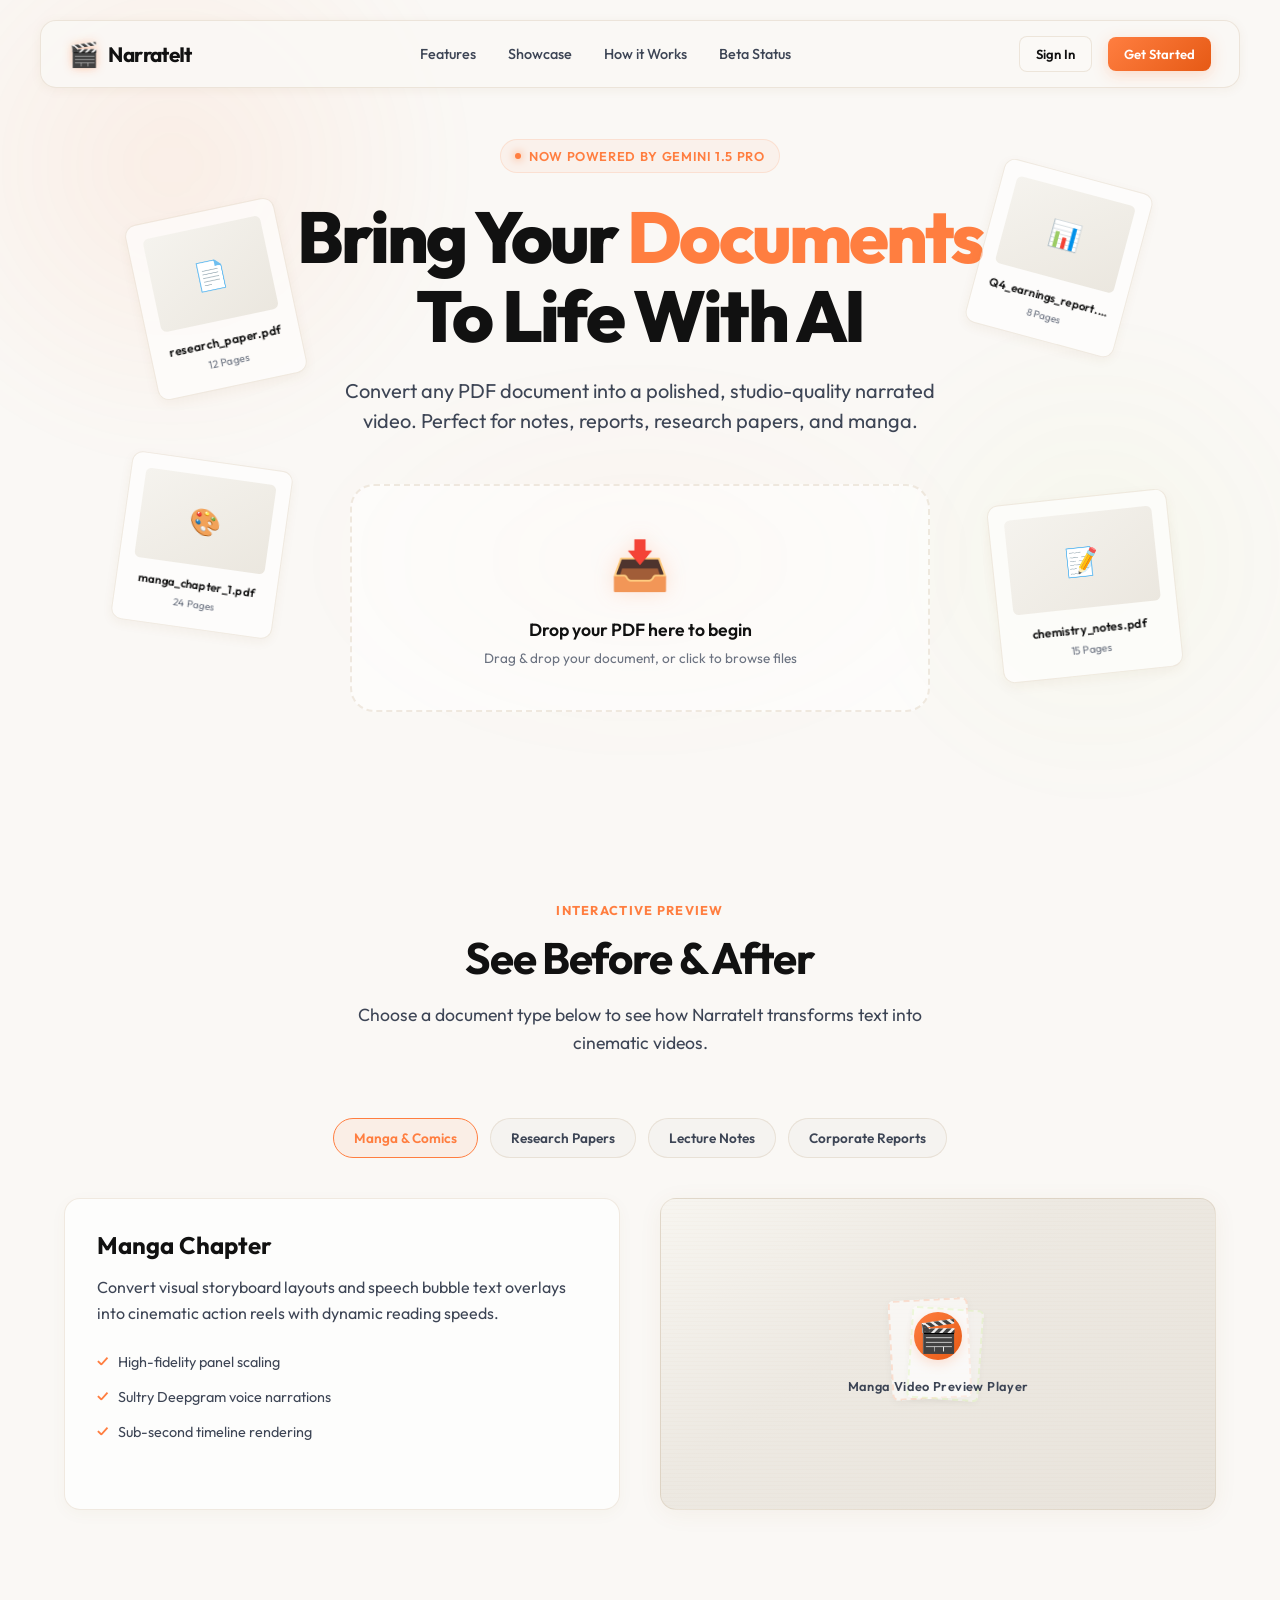
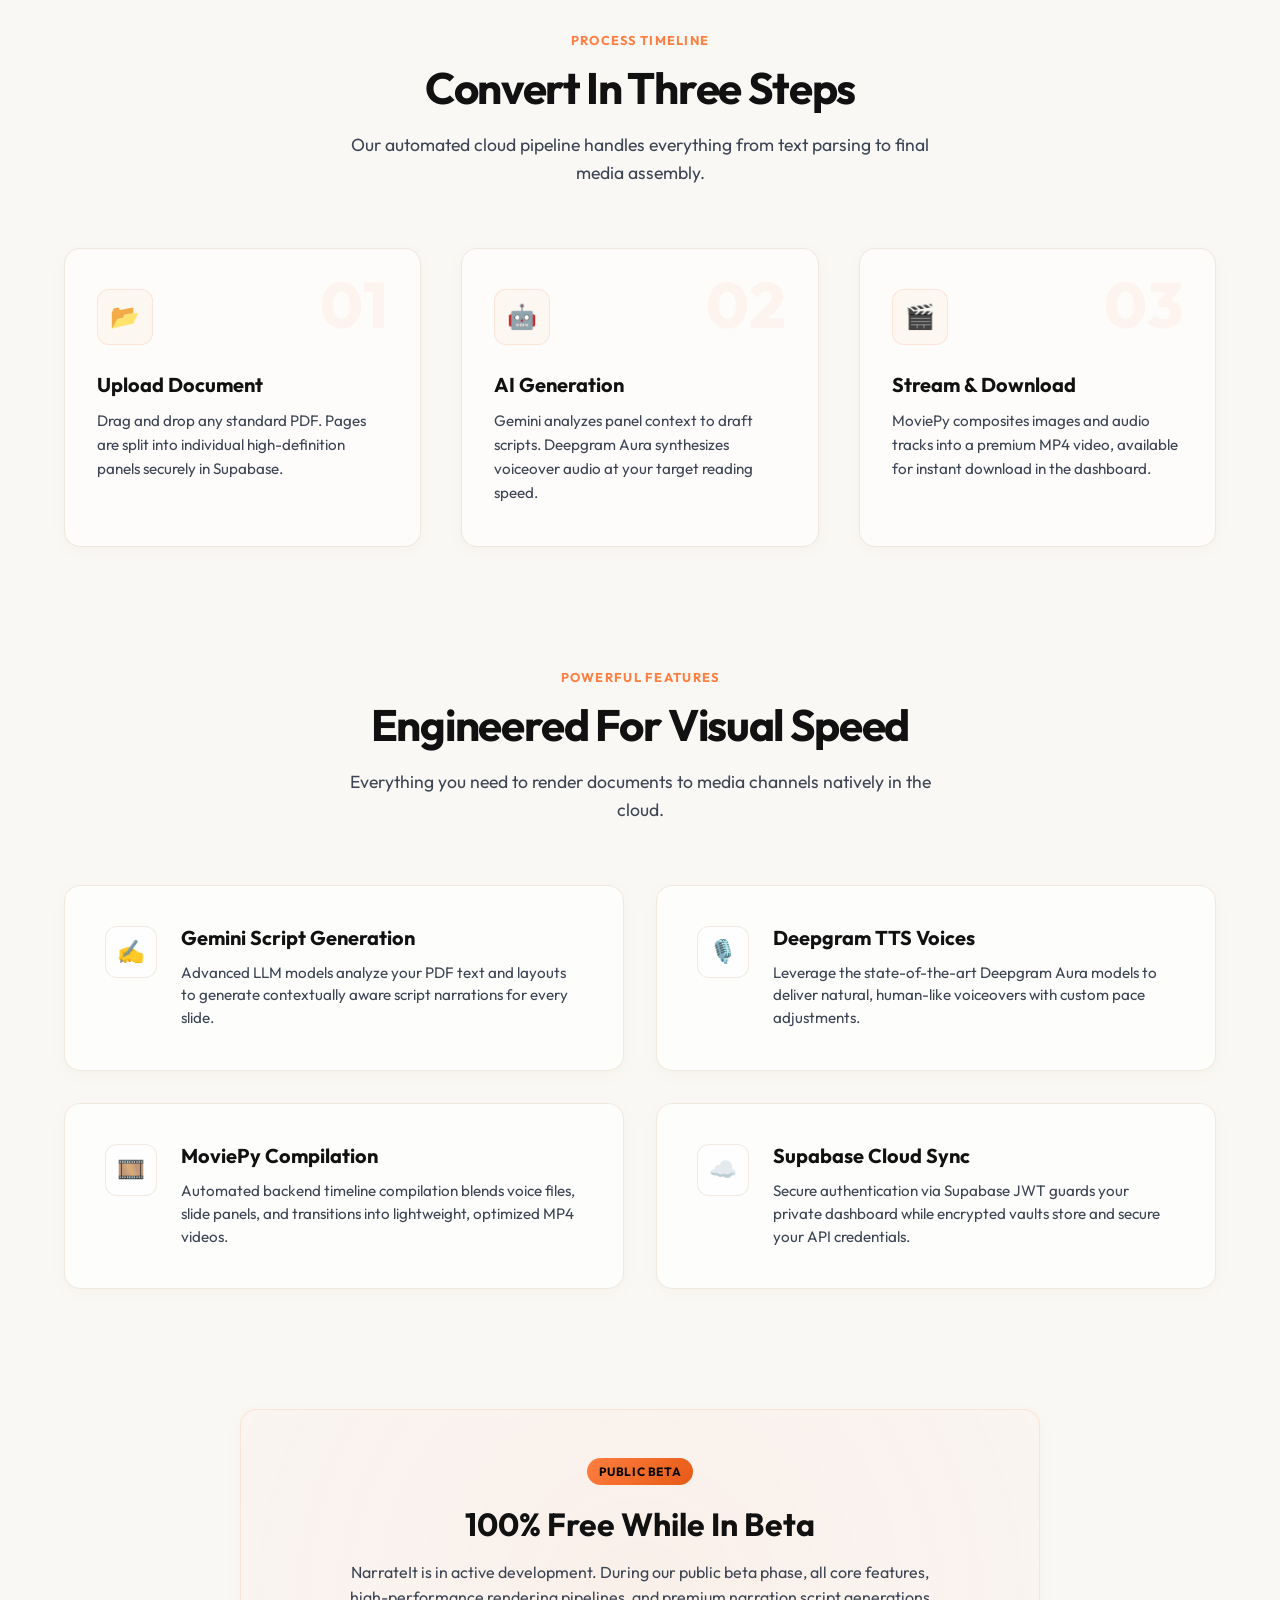
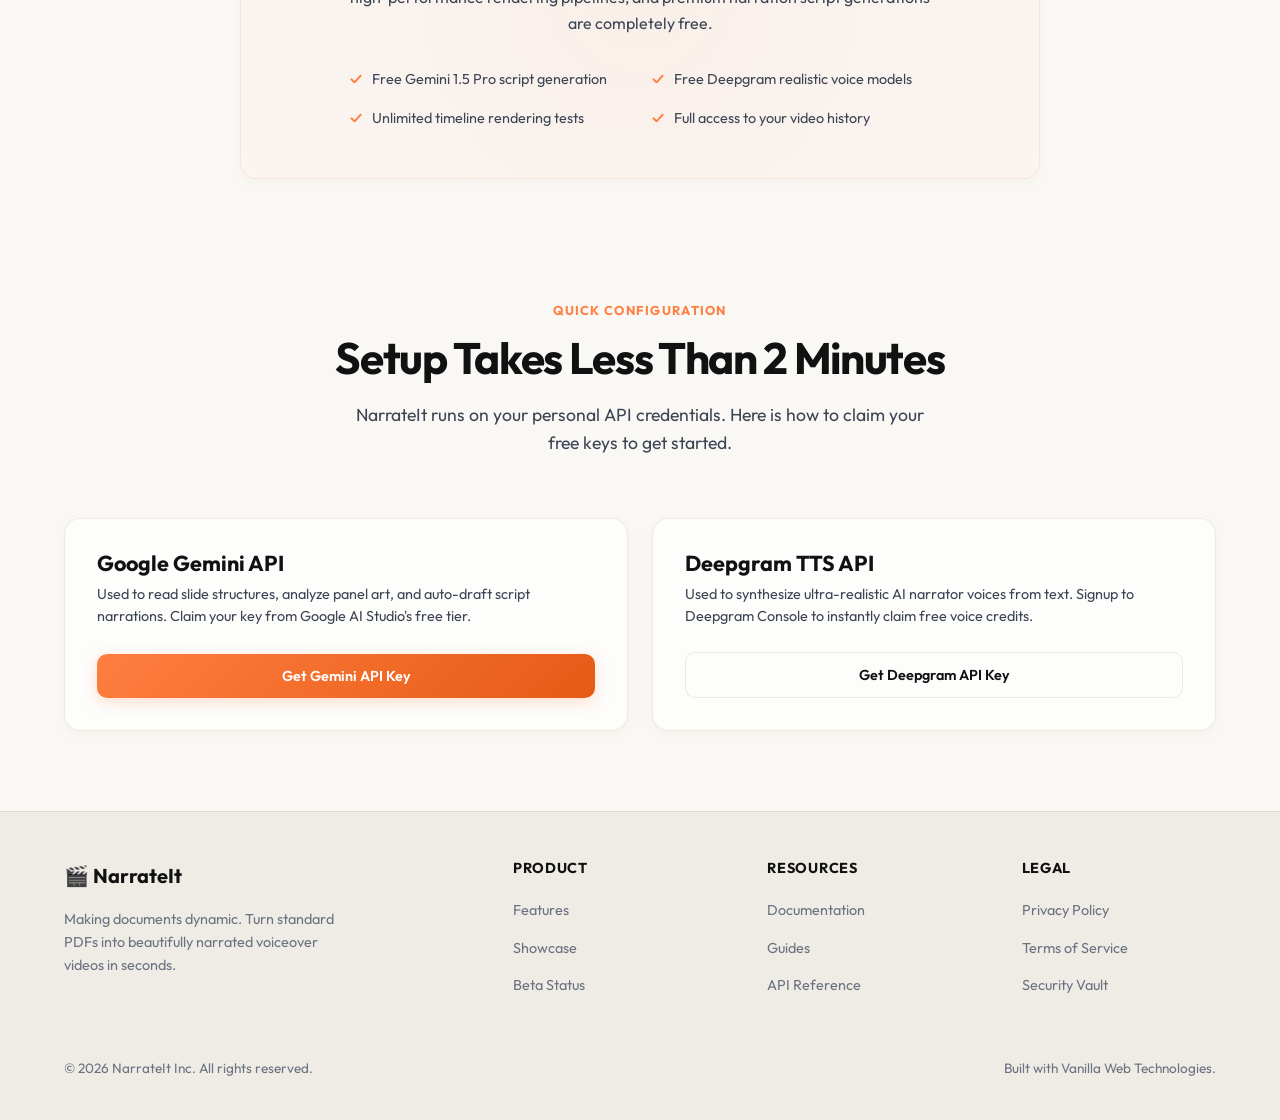
<file: frontend/index.html>
<!DOCTYPE html>
<html lang="en">
<head>
    <meta charset="UTF-8">
    <meta name="viewport" content="width=device-width, initial-scale=1.0">
    <meta name="description" content="NarrateIt — Turn PDFs into Narrated Voiceover Videos in Seconds. Decode page-by-page text, execute Gemini narrations, and compile MoviePy timeline animations natively.">
    <title>NarrateIt — Bring Your Documents to Life</title>
    <link rel="stylesheet" href="css/style.css">
</head>
<body>

    <!-- Ambient Radial Glow Decorations -->
    <div class="ambient-glow">
        <div class="glow-orange"></div>
        <div class="glow-green"></div>
        <div class="glow-center"></div>
    </div>

    <!-- Premium Floating Navbar -->
    <div class="navbar-wrapper">
        <nav class="navbar">
            <a href="index.html" class="navbar-brand">
                <span class="navbar-icon">🎬</span>
                <span>NarrateIt</span>
            </a>
            <div class="navbar-links">
                <a href="#features" class="nav-link">Features</a>
                <a href="#showcase" class="nav-link">Showcase</a>
                <a href="#how-it-works" class="nav-link">How it Works</a>
                <a href="#beta-status" class="nav-link">Beta Status</a>
            </div>
            <div class="navbar-actions">
                <button class="btn btn-secondary btn-sm open-auth-btn">Sign In</button>
                <button class="btn btn-primary btn-sm open-auth-btn">Get Started</button>
            </div>
        </nav>
    </div>

    <!-- Hero Section -->
    <section class="hero container">
        <div class="hero-tag reveal">
            <span class="hero-tag-dot"></span>
            <span>Now Powered by Gemini 1.5 Pro</span>
        </div>
        <h1 class="hero-title reveal delay-100">
            Bring Your <span>Documents</span> <br>To Life With AI
        </h1>
        <p class="hero-subtitle reveal delay-200">
            Convert any PDF document into a polished, studio-quality narrated video. Perfect for notes, reports, research papers, and manga.
        </p>

        <!-- Immersive Central Mock Upload Area -->
        <div class="hero-upload-area reveal delay-300" id="hero-upload-cta">
            <span class="hero-upload-icon">📥</span>
            <h3 class="hero-upload-title">Drop your PDF here to begin</h3>
            <p class="hero-upload-desc">Drag & drop your document, or click to browse files</p>
        </div>

        <!-- Floating 3D Decoration Cards -->
        <div class="floating-mockups">
            <!-- Mockup Card 1 -->
            <div class="mockup-card mockup-1 anim-float">
                <div class="mockup-thumb">📄</div>
                <div class="mockup-meta">
                    <span class="mockup-title">research_paper.pdf</span>
                    <span class="mockup-sub">12 Pages</span>
                </div>
            </div>
            <!-- Mockup Card 2 -->
            <div class="mockup-card mockup-2 anim-float-reverse">
                <div class="mockup-thumb">🎨</div>
                <div class="mockup-meta">
                    <span class="mockup-title">manga_chapter_1.pdf</span>
                    <span class="mockup-sub">24 Pages</span>
                </div>
            </div>
            <!-- Mockup Card 3 -->
            <div class="mockup-card mockup-3 anim-float-slow">
                <div class="mockup-thumb">📊</div>
                <div class="mockup-meta">
                    <span class="mockup-title">Q4_earnings_report.pdf</span>
                    <span class="mockup-sub">8 Pages</span>
                </div>
            </div>
            <!-- Mockup Card 4 -->
            <div class="mockup-card mockup-4 anim-float">
                <div class="mockup-thumb">📝</div>
                <div class="mockup-meta">
                    <span class="mockup-title">chemistry_notes.pdf</span>
                    <span class="mockup-sub">15 Pages</span>
                </div>
            </div>
        </div>
    </section>

    <!-- Interactive Showcase Section -->
    <section id="showcase" class="container reveal">
        <div class="section-header">
            <span class="section-tag">Interactive Preview</span>
            <h2 class="section-title">See Before & After</h2>
            <p class="section-subtitle">Choose a document type below to see how NarrateIt transforms text into cinematic videos.</p>
        </div>

        <div class="showcase-switcher">
            <button class="showcase-tab active" data-target="manga">Manga & Comics</button>
            <button class="showcase-tab" data-target="research">Research Papers</button>
            <button class="showcase-tab" data-target="notes">Lecture Notes</button>
            <button class="showcase-tab" data-target="reports">Corporate Reports</button>
        </div>

        <!-- Manga Showcase Panel -->
        <div class="showcase-panel active" id="panel-manga">
            <div class="showcase-card glass">
                <h3>Manga Chapter</h3>
                <p>Convert visual storyboard layouts and speech bubble text overlays into cinematic action reels with dynamic reading speeds.</p>
                <div class="pricing-features" style="margin-bottom: 0;">
                    <li>High-fidelity panel scaling</li>
                    <li>Sultry Deepgram voice narrations</li>
                    <li>Sub-second timeline rendering</li>
                </div>
            </div>
            <div class="showcase-preview-container">
                <div class="showcase-preview-placeholder">
                    <span class="showcase-preview-icon">🎬</span>
                    <span>Manga Video Preview Player</span>
                </div>
            </div>
        </div>

        <!-- Research Showcase Panel -->
        <div class="showcase-panel" id="panel-research">
            <div class="showcase-card glass">
                <h3>Academic Research</h3>
                <p>Transform dense multi-column abstracts, data charts, and footnotes into digestable summaries with professional citation audio overlays.</p>
                <div class="pricing-features" style="margin-bottom: 0;">
                    <li>Multi-column paragraph decoding</li>
                    <li>Perfect acronym pronunciation</li>
                    <li>Visual chart highlight focus tracking</li>
                </div>
            </div>
            <div class="showcase-preview-container">
                <div class="showcase-preview-placeholder">
                    <span class="showcase-preview-icon">📈</span>
                    <span>Research Summary Preview Player</span>
                </div>
            </div>
        </div>

        <!-- Notes Showcase Panel -->
        <div class="showcase-panel" id="panel-notes">
            <div class="showcase-card glass">
                <h3>Lecture Notes</h3>
                <p>Turn lecture slides, handwritten equations, and class briefs into active recall flashcard videos for mobile studying on the go.</p>
                <div class="pricing-features" style="margin-bottom: 0;">
                    <li>OCR handwritten text extraction</li>
                    <li>Formula-to-speech rendering</li>
                    <li>Key definitions highlight badges</li>
                </div>
            </div>
            <div class="showcase-preview-container">
                <div class="showcase-preview-placeholder">
                    <span class="showcase-preview-icon">✏️</span>
                    <span>Study Session Preview Player</span>
                </div>
            </div>
        </div>

        <!-- Reports Showcase Panel -->
        <div class="showcase-panel" id="panel-reports">
            <div class="showcase-card glass">
                <h3>Corporate Briefs</h3>
                <p>Convert executive summaries, financial tables, and strategic agendas into executive audio briefs for quick briefings on commutes.</p>
                <div class="pricing-features" style="margin-bottom: 0;">
                    <li>Automated executive summaries</li>
                    <li>Studio-quality reading flow pace</li>
                    <li>Custom corporate branded outputs</li>
                </div>
            </div>
            <div class="showcase-preview-container">
                <div class="showcase-preview-placeholder">
                    <span class="showcase-preview-icon">💼</span>
                    <span>Corporate Video Preview Player</span>
                </div>
            </div>
        </div>
    </section>

    <!-- How It Works Section -->
    <section id="how-it-works" class="container reveal">
        <div class="section-header">
            <span class="section-tag">Process Timeline</span>
            <h2 class="section-title">Convert In Three Steps</h2>
            <p class="section-subtitle">Our automated cloud pipeline handles everything from text parsing to final media assembly.</p>
        </div>

        <div class="steps-grid">
            <!-- Step 1 -->
            <div class="step-card glass">
                <span class="step-number">01</span>
                <div class="step-icon">📂</div>
                <h4>Upload Document</h4>
                <p>Drag and drop any standard PDF. Pages are split into individual high-definition panels securely in Supabase.</p>
            </div>
            <!-- Step 2 -->
            <div class="step-card glass">
                <span class="step-number">02</span>
                <div class="step-icon">🤖</div>
                <h4>AI Generation</h4>
                <p>Gemini analyzes panel context to draft scripts. Deepgram Aura synthesizes voiceover audio at your target reading speed.</p>
            </div>
            <!-- Step 3 -->
            <div class="step-card glass">
                <span class="step-number">03</span>
                <div class="step-icon">🎬</div>
                <h4>Stream & Download</h4>
                <p>MoviePy composites images and audio tracks into a premium MP4 video, available for instant download in the dashboard.</p>
            </div>
        </div>
    </section>

    <!-- Feature Highlights Section -->
    <section id="features" class="container reveal">
        <div class="section-header">
            <span class="section-tag">Powerful Features</span>
            <h2 class="section-title">Engineered For Visual Speed</h2>
            <p class="section-subtitle">Everything you need to render documents to media channels natively in the cloud.</p>
        </div>

        <div class="features-grid">
            <!-- Feature 1 -->
            <div class="feature-card glass">
                <div class="feature-icon-wrapper">
                    <div class="feature-icon">✍️</div>
                </div>
                <div class="feature-meta">
                    <h4>Gemini Script Generation</h4>
                    <p>Advanced LLM models analyze your PDF text and layouts to generate contextually aware script narrations for every slide.</p>
                </div>
            </div>
            <!-- Feature 2 -->
            <div class="feature-card glass">
                <div class="feature-icon-wrapper">
                    <div class="feature-icon">🎙️</div>
                </div>
                <div class="feature-meta">
                    <h4>Deepgram TTS Voices</h4>
                    <p>Leverage the state-of-the-art Deepgram Aura models to deliver natural, human-like voiceovers with custom pace adjustments.</p>
                </div>
            </div>
            <!-- Feature 3 -->
            <div class="feature-card glass">
                <div class="feature-icon-wrapper">
                    <div class="feature-icon">🎞️</div>
                </div>
                <div class="feature-meta">
                    <h4>MoviePy Compilation</h4>
                    <p>Automated backend timeline compilation blends voice files, slide panels, and transitions into lightweight, optimized MP4 videos.</p>
                </div>
            </div>
            <!-- Feature 4 -->
            <div class="feature-card glass">
                <div class="feature-icon-wrapper">
                    <div class="feature-icon">☁️</div>
                </div>
                <div class="feature-meta">
                    <h4>Supabase Cloud Sync</h4>
                    <p>Secure authentication via Supabase JWT guards your private dashboard while encrypted vaults store and secure your API credentials.</p>
                </div>
            </div>
        </div>
    </section>

    <!-- Free While In Beta Section (Replaces Pricing) -->
    <section id="beta-status" class="container reveal">
        <div class="beta-container">
            <div class="beta-card glass">
                <span class="beta-badge">Public Beta</span>
                <h2 class="beta-title">100% Free While In Beta</h2>
                <p class="beta-desc">
                    NarrateIt is in active development. During our public beta phase, all core features, high-performance rendering pipelines, and premium narration script generations are completely free.
                </p>
                <ul class="beta-features">
                    <li>Free Gemini 1.5 Pro script generation</li>
                    <li>Free Deepgram realistic voice models</li>
                    <li>Unlimited timeline rendering tests</li>
                    <li>Full access to your video history</li>
                </ul>
            </div>
        </div>
    </section>

    <!-- API Key Onboarding Section -->
    <section id="onboarding" class="container reveal">
        <div class="section-header">
            <span class="section-tag">Quick Configuration</span>
            <h2 class="section-title">Setup Takes Less Than 2 Minutes</h2>
            <p class="section-subtitle">NarrateIt runs on your personal API credentials. Here is how to claim your free keys to get started.</p>
        </div>

        <div class="onboarding-grid">
            <!-- Card 1: Gemini API -->
            <div class="onboarding-card glass">
                <h3>Google Gemini API</h3>
                <p>Used to read slide structures, analyze panel art, and auto-draft script narrations. Claim your key from Google AI Studio's free tier.</p>
                <a href="https://aistudio.google.com/app/apikey" target="_blank" class="btn btn-primary">Get Gemini API Key</a>
            </div>
            <!-- Card 2: Deepgram API -->
            <div class="onboarding-card glass">
                <h3>Deepgram TTS API</h3>
                <p>Used to synthesize ultra-realistic AI narrator voices from text. Signup to Deepgram Console to instantly claim free voice credits.</p>
                <a href="https://console.deepgram.com/signup" target="_blank" class="btn btn-secondary">Get Deepgram API Key</a>
            </div>
        </div>
    </section>

    <!-- Premium Footer -->
    <footer class="footer">
        <div class="container footer-grid">
            <div class="footer-brand">
                <span class="footer-brand-title">🎬 NarrateIt</span>
                <p class="footer-brand-desc">Making documents dynamic. Turn standard PDFs into beautifully narrated voiceover videos in seconds.</p>
            </div>
            <div class="footer-column">
                <h5>Product</h5>
                <ul class="footer-links">
                    <li><a href="#features">Features</a></li>
                    <li><a href="#showcase">Showcase</a></li>
                    <li><a href="#beta-status">Beta Status</a></li>
                </ul>
            </div>
            <div class="footer-column">
                <h5>Resources</h5>
                <ul class="footer-links">
                    <li><a href="#">Documentation</a></li>
                    <li><a href="#">Guides</a></li>
                    <li><a href="#">API Reference</a></li>
                </ul>
            </div>
            <div class="footer-column">
                <h5>Legal</h5>
                <ul class="footer-links">
                    <li><a href="#">Privacy Policy</a></li>
                    <li><a href="#">Terms of Service</a></li>
                    <li><a href="#">Security Vault</a></li>
                </ul>
            </div>
        </div>
        <div class="container footer-bottom">
            <span>© 2026 NarrateIt Inc. All rights reserved.</span>
            <span>Built with Vanilla Web Technologies.</span>
        </div>
    </footer>

    <!-- Authenticated Login Modal Overlays -->
    <div id="auth-modal" class="modal hidden">
        <div class="modal-overlay" id="auth-overlay"></div>
        <div class="modal-container glass" id="auth-root">
            
            <div class="modal-header">
                <h3 class="modal-title">Welcome to NarrateIt</h3>
                <button class="btn-close" id="close-auth-btn" aria-label="Close authentication modal">&times;</button>
            </div>
            
            <p class="modal-subtitle">Access your personal AI document workspace instantly.</p>

            <!-- Magic Link Login Form -->
            <form id="login-form" aria-label="Email Login Form">
                
                <div class="input-group">
                    <label for="email-input" class="input-label">Email Address</label>
                    <input 
                        type="email" 
                        id="email-input" 
                        class="input-field" 
                        placeholder="Enter your email address" 
                        required 
                        autocomplete="email"
                    >
                </div>

                <!-- Hidden OTP section — only shown if backend requires it -->
                <div class="input-group hidden" id="otp-section">
                    <label for="otp-input" class="input-label">Login Code</label>
                    <input 
                        type="text" 
                        id="otp-input" 
                        class="input-field" 
                        placeholder="Enter 6-digit code" 
                        inputmode="numeric" 
                        pattern="[0-9]{6}" 
                        maxlength="6"
                        autocomplete="one-time-code"
                    >
                </div>

                <button type="submit" class="btn btn-primary" id="submit-btn" style="width: 100%; margin-top: 8px;">
                    Send Login Link
                </button>

            </form>

            <!-- Login Link Sent Success State -->
            <div id="success-state" class="success-card hidden">
                <div class="success-icon">✉️</div>
                <h3 class="success-title">Check Your Email</h3>
                <p class="success-desc" id="success-message">We've sent you a secure login link. Open your inbox and click the link to access your workspace.</p>
                <button type="button" class="btn btn-secondary btn-sm" onclick="window.location.reload()" style="margin-top: 20px; width: 100%;">Return to Login</button>
            </div>

            <!-- Error Display -->
            <div class="error-card hidden" id="error-message" role="alert"></div>

        </div>
    </div>

    <!-- Scripts Bootstrapping -->
    <script type="module" src="js/config.js"></script>
    <script type="module" src="js/api.js"></script>
    <script type="module" src="js/auth.js"></script>

    <!-- Landing Page Interactions & Scroll Animations -->
    <script>
        document.addEventListener("DOMContentLoaded", () => {
            // Sticky navbar diagnostics & prevention
            console.log("[NAVBAR] Sticky navbar initialized once");
            const navbars = document.querySelectorAll(".navbar-wrapper");
            if (navbars.length > 1) {
                for (let i = 1; i < navbars.length; i++) {
                    navbars[i].remove();
                }
                console.log("[NAVBAR] Duplicate navbar prevented");
            }

            // 1. Scroll Reveal Animations (using IntersectionObserver)
            const revealElements = document.querySelectorAll(".reveal");
            const observer = new IntersectionObserver((entries) => {
                entries.forEach((entry) => {
                    if (entry.isIntersecting) {
                        entry.target.classList.add("active");
                        observer.unobserve(entry.target);
                    }
                });
            }, {
                threshold: 0.15
            });

            revealElements.forEach((el) => observer.observe(el));

            // 2. Modal Toggle State Handler
            const authModal = document.getElementById("auth-modal");
            const authOverlay = document.getElementById("auth-overlay");
            const closeAuthBtn = document.getElementById("close-auth-btn");
            const openAuthButtons = document.querySelectorAll(".open-auth-btn");
            const heroUploadCta = document.getElementById("hero-upload-cta");

            const showModal = () => {
                console.log("[AUTH_MODAL] opened");
                authModal.classList.remove("hidden");
                document.body.style.overflow = "hidden"; // Lock scroll
                console.log("[SCROLL_LOCK] enabled");
            };

            const hideModal = () => {
                console.log("[AUTH_MODAL] closed");
                authModal.classList.add("hidden");
                document.body.style.removeProperty("overflow"); // Restore scroll
                console.log("[SCROLL_LOCK] disabled");
            };

            openAuthButtons.forEach(btn => btn.addEventListener("click", showModal));
            if (heroUploadCta) heroUploadCta.addEventListener("click", showModal);
            if (closeAuthBtn) closeAuthBtn.addEventListener("click", hideModal);
            if (authOverlay) authOverlay.addEventListener("click", hideModal);

            // Drag and drop handler for mock upload cta
            if (heroUploadCta) {
                heroUploadCta.addEventListener("dragover", (e) => {
                    e.preventDefault();
                    heroUploadCta.style.borderColor = "var(--primary)";
                });

                heroUploadCta.addEventListener("dragleave", () => {
                    heroUploadCta.style.borderColor = "rgba(255, 255, 255, 0.1)";
                });

                heroUploadCta.addEventListener("drop", (e) => {
                    e.preventDefault();
                    heroUploadCta.style.borderColor = "rgba(255, 255, 255, 0.1)";
                    showModal();
                });
            }

            // 3. Interactive Showcase Tab Switcher
            const tabs = document.querySelectorAll(".showcase-tab");
            const panels = document.querySelectorAll(".showcase-panel");

            tabs.forEach(tab => {
                tab.addEventListener("click", () => {
                    tabs.forEach(t => t.classList.remove("active"));
                    panels.forEach(p => p.classList.remove("active"));

                    tab.classList.add("active");
                    const target = tab.getAttribute("data-target");
                    const targetPanel = document.getElementById(`panel-${target}`);
                    if (targetPanel) targetPanel.classList.add("active");
                });
            });
        });
    </script>
</body>
</html>
</file>
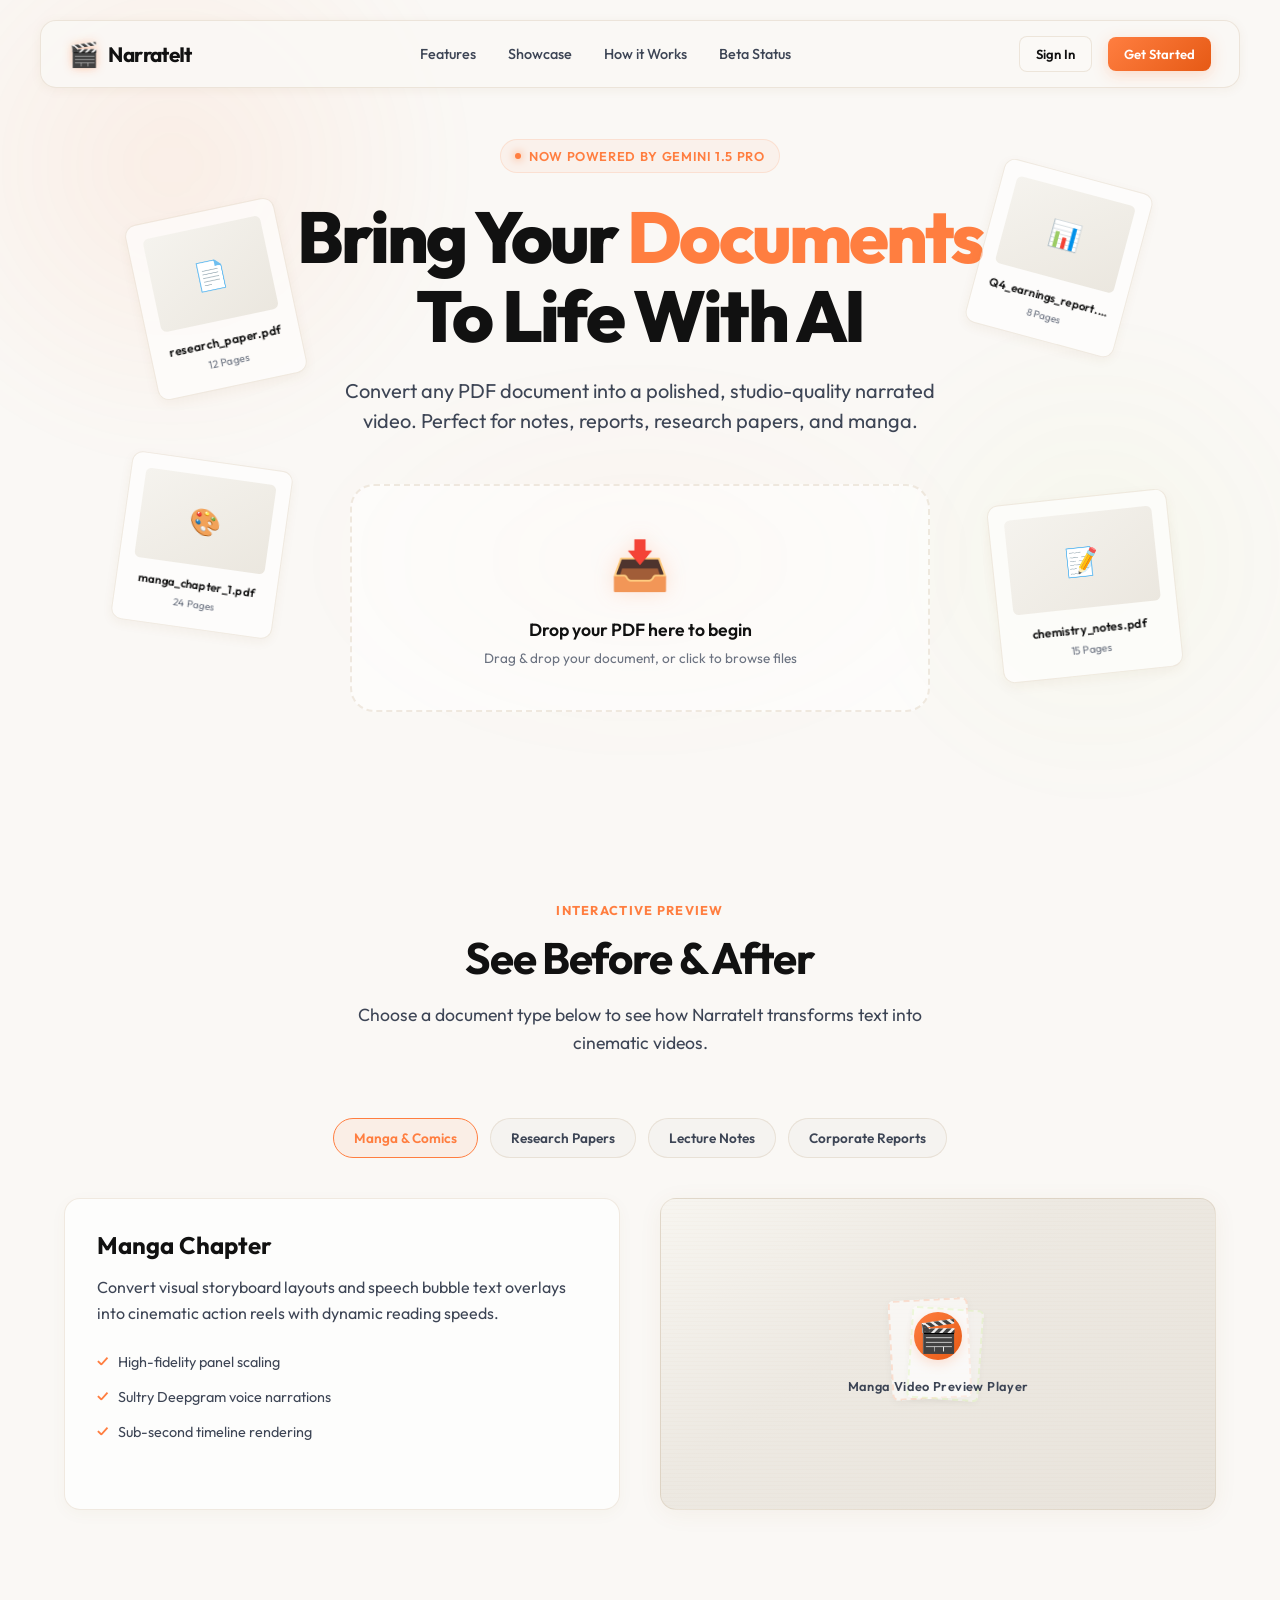
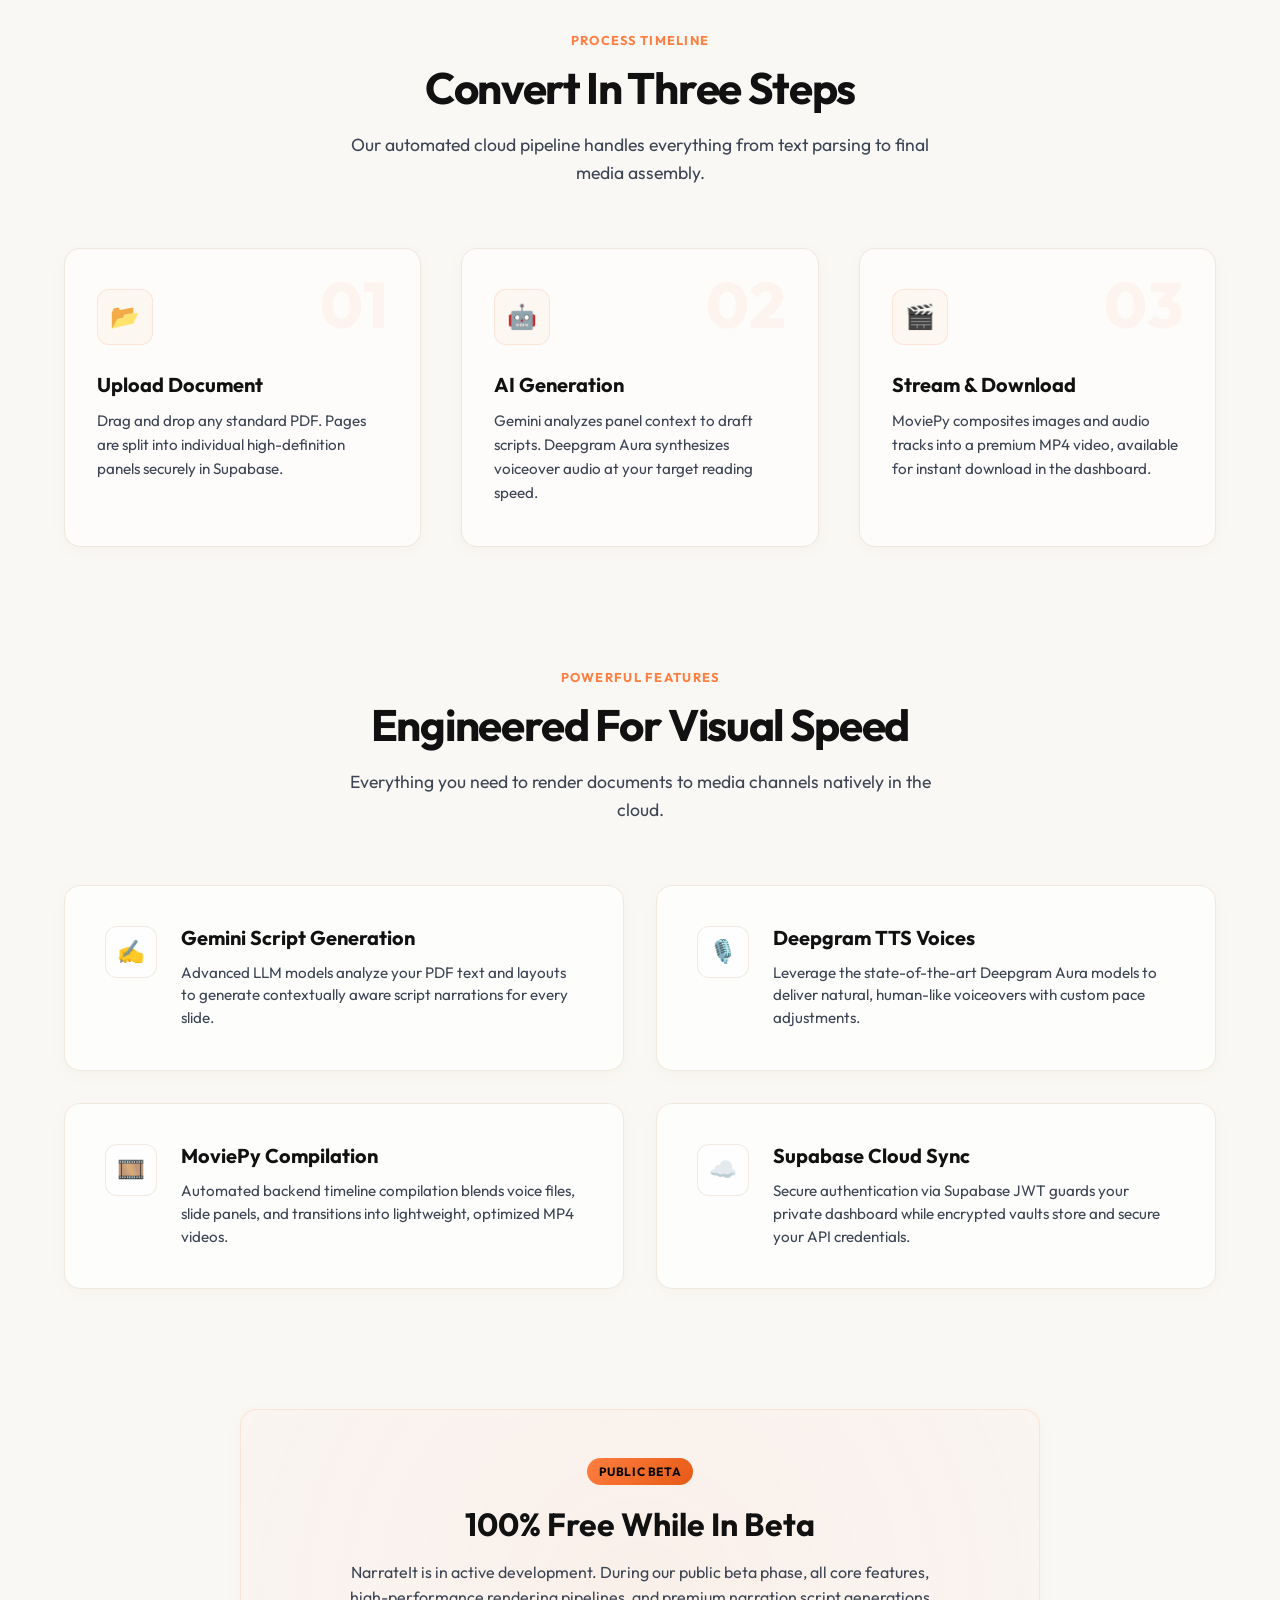
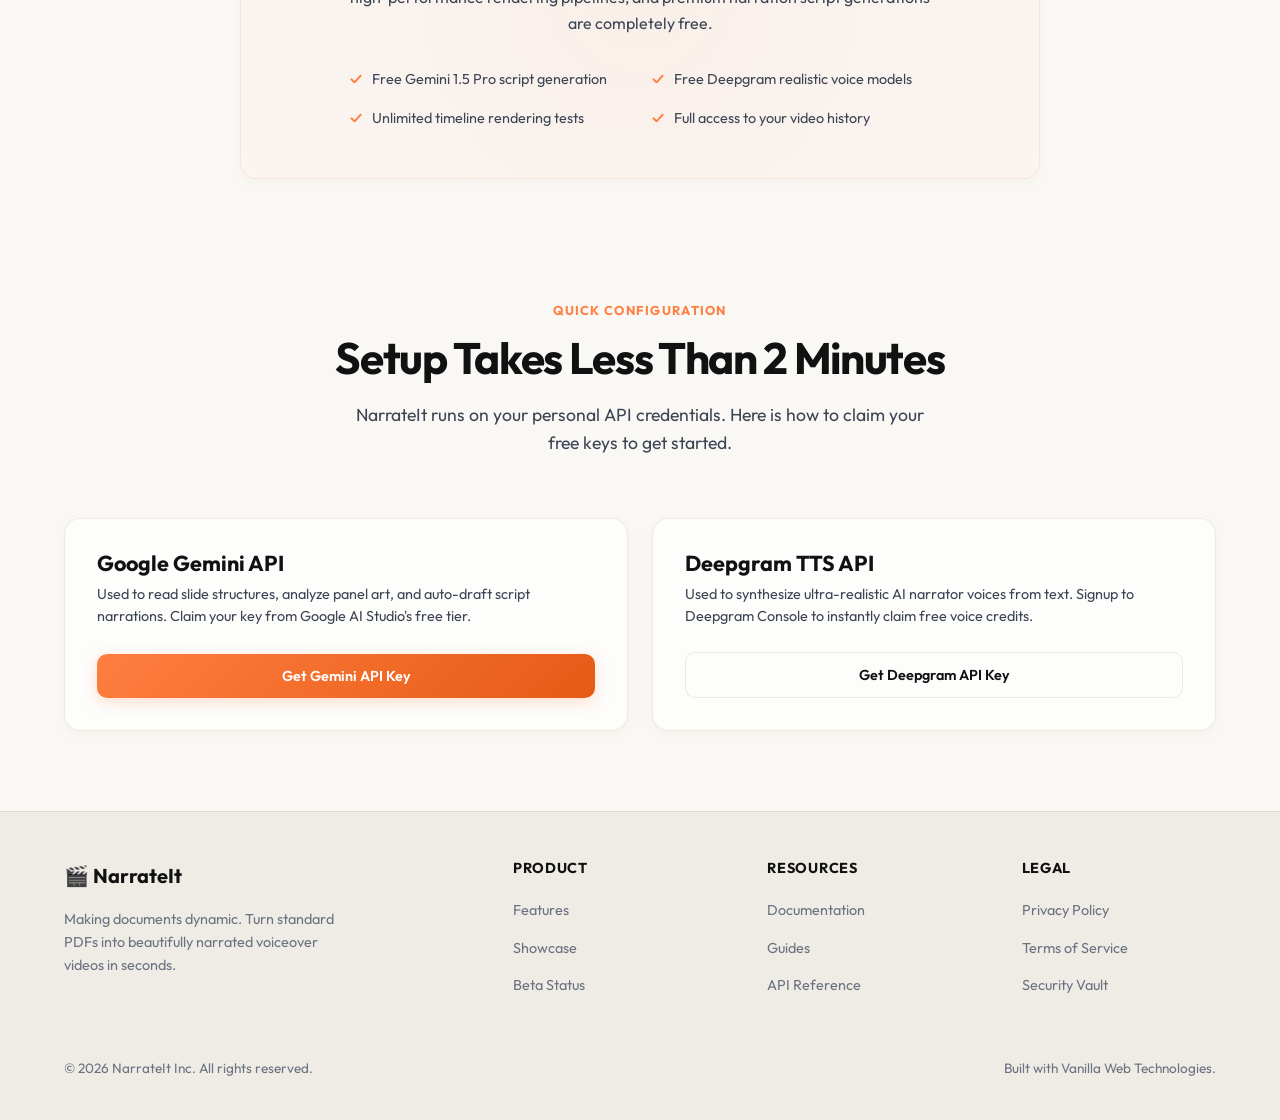
<file: frontend/dashboard.html>
<!DOCTYPE html>
<html lang="en">
<head>
    <meta charset="UTF-8">
    <meta name="viewport" content="width=device-width, initial-scale=1.0">
    <meta name="description" content="Workspace management dashboard to upload PDF documents, choose TTS voices, customize reading speed, and render voiceover video histories.">
    <title>NarrateIt Workspace — Dashboard</title>
    <link rel="stylesheet" href="css/style.css">
    <link rel="stylesheet" href="css/dashboard.css">
</head>
<body>

    <div class="dashboard-layout">
        
        <!-- Sidebar Navigation -->
        <aside class="sidebar">
            <div class="sidebar-top">
                <div class="sidebar-brand">
                    <span class="sidebar-icon">🎬</span>
                    <span class="sidebar-title">NarrateIt</span>
                </div>
                <nav class="sidebar-nav">
                    <a href="dashboard.html" class="nav-item active" aria-current="page">
                        <span>📊</span> Workspace Dashboard
                    </a>
                    <a href="#" class="nav-item" id="settings-nav-btn">
                        <span>⚙️</span> API Settings
                    </a>
                </nav>
            </div>
            
            <div class="sidebar-user">
                <div class="user-info">
                    <span class="user-email" id="user-email">active_user@narrate.it</span>
                    <span class="user-role">SaaS Core Workspace</span>
                </div>
                <button onclick="logout()" class="btn btn-logout">
                    Logout
                </button>
            </div>
        </aside>

        <!-- Main Workspace Area -->
        <main class="main-content">
            
            <header class="dashboard-header">
                <div class="header-main-row">
                    <div>
                        <h1 class="dashboard-title">Workspace Dashboard</h1>
                        <p class="dashboard-subtitle">Upload your PDF documents and render narration voiceovers in seconds.</p>
                    </div>

                </div>
            </header>

            <div class="workspace-grid">
                
                <!-- PDF Upload Workspace Panel -->
                <section class="panel-card glass">
                    <div class="panel-header">
                        <span class="panel-icon">📂</span>
                        <h2 class="panel-title">Document Upload</h2>
                    </div>

                    <!-- Interactive Dragzone Drop Zone -->
                    <div class="dropzone" id="dropzone" tabindex="0" role="button" aria-label="Upload PDF Area">
                        <span class="dropzone-icon">📥</span>
                        <div class="dropzone-text">
                            Drag & drop your PDF file here, or <strong>browse files</strong>
                        </div>
                        <input type="file" id="file-input" class="hidden" accept=".pdf">
                    </div>

                    <!-- Uploaded Metadata Preview info badge -->
                    <div class="file-info-badge hidden" id="file-selected-info">
                        <span class="file-icon">📄</span>
                        <div class="file-details">
                            <span class="filename" id="filename-label">document.pdf</span>
                            <span class="file-pages" id="pages-count-label">Checking pages...</span>
                        </div>
                    </div>
                </section>

                <!-- Generation Pipeline Mappings Configurations -->
                <section class="panel-card glass">
                    <div class="panel-header">
                        <span class="panel-icon">⚙️</span>
                        <h2 class="panel-title">Video Options</h2>
                    </div>

                    <div class="config-grid">
                        
                        <!-- Voice models options selection -->
                        <div class="input-group">
                            <label for="voice-select" class="input-label">TTS Narration Voice</label>
                            <select id="voice-select" class="input-field">
                                <option value="aura-asteria-en">Asteria (Female - English)</option>
                                <option value="aura-luna-en">Luna (Female - English)</option>
                                <option value="aura-stella-en">Stella (Female - English)</option>
                                <option value="aura-athena-en">Athena (Female - English)</option>
                                <option value="aura-hera-en">Hera (Female - English)</option>
                                <option value="aura-orpheus-en">Orpheus (Male - English)</option>
                                <option value="aura-arcas-en">Arcas (Male - English)</option>
                                <option value="aura-perseus-en">Perseus (Male - English)</option>
                            </select>
                        </div>

                        <!-- Reading speed custom slider adjustments -->
                        <div class="slider-container">
                            <div class="slider-labels">
                                <label for="speed-slider" class="input-label">Reading Speed</label>
                                <span id="speed-value">1.00x (Normal)</span>
                            </div>
                            <input 
                                type="range" 
                                id="speed-slider" 
                                min="0.75" 
                                max="1.30" 
                                step="0.05" 
                                value="1.00" 
                                class="custom-slider"
                            >
                        </div>

                    </div>

                    <!-- Trigger Generate Button -->
                    <button class="btn btn-primary" id="generate-btn" disabled>
                        <span>🎬</span> Render Narration Video
                    </button>

                    <!-- Progressive Timeline Rendering Track -->
                    <div class="progress-container hidden" id="pipeline-progress">
                        <div class="progress-header">
                            <span id="progress-status-text">Compiling video timelines...</span>
                        </div>
                        <div class="progress-track">
                            <div class="progress-fill" id="progress-fill"></div>
                        </div>
                    </div>

                </section>

            </div>

            <!-- Historical Collections Archives -->
            <section class="history-section">
                <header class="section-header">
                    <h3 class="section-title">Your Generated Video History</h3>
                </header>

                <div class="video-grid" id="video-history-grid">
                    
                    <!-- Empty catalogs fallback placeholder -->
                    <div class="empty-state glass" id="empty-history-placeholder">
                        <span class="empty-state-icon">🎬</span>
                        <h4 class="empty-state-title">No narrated videos yet</h4>
                        <p class="empty-state-desc">Upload your first PDF to generate a cinematic narration.</p>
                    </div>

                </div>
            </section>

        </main>
    </div>
    
    <!-- Settings Modal -->
    <div id="settings-modal" class="modal hidden">
        <div class="modal-overlay" id="settings-overlay"></div>
        <div class="modal-container glass">
            <div class="modal-header">
                <h3 class="modal-title">⚙️ API Settings</h3>
                <button class="btn-close" id="close-settings-btn" aria-label="Close settings">&times;</button>
            </div>
            <div class="modal-body">
                <p class="modal-subtitle">Configure your personal API keys securely. They are stored using industry-standard AES-GCM encryption.</p>
                
                <div class="input-group">
                    <label for="gemini-key-input" class="input-label">Gemini API Key</label>
                    <div class="password-input-wrapper">
                        <input type="password" id="gemini-key-input" class="input-field" placeholder="Enter Gemini API Key">
                        <button class="toggle-password" type="button" data-input="gemini-key-input" aria-label="Toggle password visibility">👁️</button>
                    </div>
                </div>
                
                <div class="input-group">
                    <label for="deepgram-key-input" class="input-label">Deepgram API Key</label>
                    <div class="password-input-wrapper">
                        <input type="password" id="deepgram-key-input" class="input-field" placeholder="Enter Deepgram API Key">
                        <button class="toggle-password" type="button" data-input="deepgram-key-input" aria-label="Toggle password visibility">👁️</button>
                    </div>
                </div>
            </div>
            <div class="modal-footer">
                <button class="btn btn-logout" style="background: transparent; color: var(--text-primary); border: 1px solid var(--border-color);" id="cancel-settings-btn">Cancel</button>
                <button class="btn btn-primary" id="save-settings-btn">
                    <span class="btn-text">Save Keys</span>
                </button>
            </div>
        </div>
    </div>

    <!-- Video Player Modal -->
    <div id="video-player-modal" class="modal hidden">
        <div class="modal-overlay" id="video-modal-overlay"></div>
        <div class="modal-container glass" style="max-width: 800px; padding: 24px;">
            <div class="modal-header" style="margin-bottom: 16px;">
                <h3 class="modal-title" id="modal-video-title">Narrated Video</h3>
                <button class="btn-close" id="close-video-modal-btn" aria-label="Close video player modal">&times;</button>
            </div>
            <div class="modal-video-container" style="border-radius: 12px; border: 1px solid var(--border-color); background: #000; overflow: hidden; aspect-ratio: 16/9; width: 100%;">
                <video id="modal-video-player" src="" controls class="preview-player" style="width: 100%; height: 100%; object-fit: contain;"></video>
            </div>
        </div>
    </div>

    <!-- Toast Notification Container -->
    <div id="toast-container" class="toast-container"></div>

    <!-- Scripts Bootstrapping -->
    <script type="module" src="js/config.js"></script>
    <script type="module" src="js/api.js"></script>
    <script type="module" src="js/auth.js"></script>
    <script type="module" src="js/dashboard.js"></script>
</body>
</html>
</file>
<file: frontend/css/style.css>
/* NarrateIt Design System Main Imports */
@import url("variables.css");
@import url("base.css");
@import url("animations.css");
@import url("components.css");
@import url("landing.css");
@import url("responsive.css");
</file>
<file: frontend/css/dashboard.css>
/* Dashboard Specific Layout Mappings */
.dashboard-layout {
    display: grid;
    grid-template-columns: 280px 1fr;
    min-height: 100vh;
}

/* Sidebar Styling */
.sidebar {
    background: var(--bg-surface-solid);
    border-right: 1px solid var(--border-color);
    padding: 32px 24px;
    display: flex;
    flex-direction: column;
    justify-content: space-between;
    height: 100vh;
    position: sticky;
    top: 0;

}

.sidebar-brand {
    display: flex;
    align-items: center;
    gap: 12px;
    margin-bottom: 40px;
}

.sidebar-icon {
    font-size: 1.8rem;
    color: var(--primary);
    text-shadow: 0 0 12px var(--primary-glow);
}

.sidebar-title {
    font-size: 1.3rem;
    font-weight: 700;
    color: var(--text-primary);

}

.sidebar-nav {
    display: flex;
    flex-direction: column;
    gap: 8px;
    flex: 1;
}

.nav-item {
    display: flex;
    align-items: center;
    gap: 12px;
    padding: 12px 16px;
    border-radius: 8px;
    color: var(--text-muted);
    text-decoration: none;
    font-weight: 500;
    transition: var(--transition-smooth);
}

.nav-item:hover, .nav-item.active {
    color: var(--text-primary);
    background: var(--bg-surface);
}

.nav-item.active {
    color: var(--primary);
    background: var(--primary-glow);
    border-left: 3px solid var(--primary);
    border-top-left-radius: 0;
    border-bottom-left-radius: 0;
}

.sidebar-user {
    padding-top: 20px;
    border-top: 1px solid var(--border-color);
    display: flex;
    flex-direction: column;
    gap: 12px;

}

.user-info {
    display: flex;
    flex-direction: column;
}

.user-email {
    font-size: 0.85rem;
    font-weight: 500;
    color: var(--text-primary);
    white-space: nowrap;
    overflow: hidden;
    text-overflow: ellipsis;

}

.user-role {
    font-size: 0.75rem;
    color: var(--text-muted);
}

.btn-logout {
    background: rgba(244, 63, 94, 0.1);
    color: #F87171;
    border: 1px solid rgba(244, 63, 94, 0.15);
}

.btn-logout:hover {
    background: rgba(244, 63, 94, 0.2);
    border-color: rgba(244, 63, 94, 0.3);
}

/* Main Content Area */
.main-content {
    padding: 40px;
    overflow-y: auto;
    background-color: var(--bg-main);

}

.main-content > * {
    max-width: 1200px;
    width: 100%;
    margin-left: 0;
    margin-right: auto;
}

.dashboard-header {
    margin-bottom: 48px;
}

#theme-toggle-btn {
    display: inline-flex;
    align-items: center;
    gap: 8px;
    padding: 10px 16px;
    border-radius: 10px;
    font-weight: 500;
    cursor: pointer;
    font-size: 0.85rem;

    background: var(--bg-surface-solid);
    border: 1px solid var(--border-color);
    color: var(--text-primary);
}

#theme-toggle-btn:hover {
    background: var(--bg-surface);
    border-color: var(--border-hover);
    transform: translateY(-1px);
}

.header-main-row {
    display: flex;
    justify-content: space-between;
    align-items: center;
    width: 100%;
    gap: 20px;
}

.dashboard-title {
    font-size: 2rem;
    font-weight: 700;
    margin-bottom: 8px;
    color: var(--text-primary);

}

.dashboard-subtitle {
    color: var(--text-muted);
    font-size: 0.95rem;
}

/* Workspace Panels */
.workspace-grid {
    display: grid;
    grid-template-columns: 1fr 1fr;
    gap: 32px;
    align-items: start;
    margin-bottom: 64px;
}

.panel-card {
    padding: 24px;
    display: flex;
    flex-direction: column;
    gap: 20px;
}

.panel-header {
    display: flex;
    align-items: center;
    gap: 12px;
}

.panel-icon {
    font-size: 1.2rem;
    color: var(--primary);
}

.panel-title {
    font-size: 1.2rem;
    font-weight: 600;
}

/* Drag-and-Drop Area */
.dropzone {
    border: 2px dashed var(--border-color);
    border-radius: 12px;
    padding: 28px 16px;
    text-align: center;
    cursor: pointer;
    background: rgba(255, 255, 255, 0.01);
    transition: var(--transition-smooth);
    display: flex;
    flex-direction: column;
    align-items: center;
    gap: 10px;
}

.dropzone:hover, .dropzone.dragover {
    border-color: var(--primary);
    background: rgba(255, 126, 64, 0.02);
}

.dropzone-icon {
    font-size: 1.8rem;
    color: var(--text-muted);
    transition: var(--transition-smooth);
}

.dropzone:hover .dropzone-icon {
    color: var(--primary);
    transform: translateY(-2px);
}

.dropzone-text {
    font-size: 0.9rem;
    color: var(--text-muted);
}

.dropzone-text strong {
    color: var(--primary);
}

.file-info-badge {
    background: rgba(99, 102, 241, 0.08);
    border: 1px solid rgba(99, 102, 241, 0.15);
    border-radius: 8px;
    padding: 16px;
    display: flex;
    align-items: center;
    gap: 16px;
    margin-top: 16px;
}

.file-icon {
    font-size: 1.8rem;
    color: var(--primary);
}

.file-details {
    display: flex;
    flex-direction: column;
    gap: 4px;
}

.filename {
    font-size: 0.9rem;
    font-weight: 600;
    color: var(--text-primary);

}

.file-pages {
    font-size: 0.8rem;
    color: var(--text-muted);
}

/* Config Grid */
.config-grid {
    display: grid;
    grid-template-columns: 1fr;
    gap: 20px;
}

/* Range input speed slider styling */
.slider-container {
    display: flex;
    flex-direction: column;
    gap: 10px;
}

.slider-labels {
    display: flex;
    justify-content: space-between;
    font-size: 0.85rem;
    color: var(--text-muted);
}

.custom-slider {
    -webkit-appearance: none;
    appearance: none;
    width: 100%;
    height: 6px;
    border-radius: 3px;
    background: var(--border-color);
    outline: none;
    transition: var(--transition-smooth);
}

.custom-slider::-webkit-slider-thumb {
    -webkit-appearance: none;
    appearance: none;
    width: 18px;
    height: 18px;
    border-radius: 50%;
    background: var(--primary);
    cursor: pointer;
    box-shadow: 0 0 10px var(--primary-glow);
    transition: var(--transition-smooth);
}

.custom-slider::-webkit-slider-thumb:hover {
    transform: scale(1.2);
}

/* Progress status */
.progress-container {
    background: rgba(255, 255, 255, 0.03);
    border: 1px solid var(--border-color);
    border-radius: 12px;
    padding: 20px;
    margin-top: 24px;
    display: flex;
    flex-direction: column;
    gap: 12px;
}

.progress-header {
    display: flex;
    justify-content: space-between;
    font-size: 0.85rem;
    color: var(--text-muted);
}

.progress-track {
    width: 100%;
    height: 8px;
    background: rgba(255, 255, 255, 0.05);
    border-radius: 4px;
    overflow: hidden;
}

.progress-fill {
    height: 100%;
    background: linear-gradient(90deg, var(--primary) 0%, var(--secondary) 100%);
    width: 0;
    transition: width 0.4s ease;
}

/* Video History Grid styling */
.history-section {
    margin-top: 0px;
    width: 100%;
}

.section-header {
    margin-bottom: 32px;
}

.section-title {
    font-size: 1.4rem;
    font-weight: 600;
    color: var(--text-primary);
}

.video-grid {
    display: grid;
    grid-template-columns: repeat(5, 150px);
    gap: 24px;
    justify-content: start; /* align left */
    width: 100%;
}

@media (max-width: 1200px) {
    .video-grid {
        grid-template-columns: repeat(4, 150px);
    }
}

@media (max-width: 992px) {
    .video-grid {
        grid-template-columns: repeat(3, 150px);
    }
}

@media (max-width: 768px) {
    .video-grid {
        grid-template-columns: repeat(2, 150px);
    }
}

@media (max-width: 480px) {
    .video-grid {
        grid-template-columns: repeat(1, 150px);
        justify-content: center;
    }
}

.video-card {
    overflow: hidden;
    display: flex;
    flex-direction: column;
    width: 150px !important;
    height: 200px !important;
    min-width: 150px !important;
    min-height: 200px !important;
    max-width: 150px !important;
    max-height: 200px !important;
    border-radius: 8px !important;
    background: var(--bg-surface);
    border: 1px solid var(--border-color);
    transition: var(--transition-smooth);
    position: relative;
    cursor: pointer;
}

.video-card:hover {
    transform: translateY(-2px);
    border-color: var(--primary);
    box-shadow: var(--glass-shadow);
}

.video-card .video-preview-container {
    width: 150px !important;
    height: 100px !important;
    position: relative;
    overflow: hidden;
    background: linear-gradient(135deg, #FAF8F5 0%, #EFECE6 100%);
    border-bottom: 1px solid var(--border-color);
    display: flex;
    align-items: center;
    justify-content: center;
}

.video-thumbnail-preview {
    width: 100%;
    height: 100%;
    position: relative;
    display: flex;
    align-items: center;
    justify-content: center;
    background: linear-gradient(145deg, #FAF8F5 0%, #EFECE6 100%);
}

.thumbnail-pattern {
    position: absolute;
    width: 32px;
    height: 42px;
    border: 1px solid rgba(255, 126, 64, 0.2);
    border-radius: 4px;
    display: flex;
    flex-direction: column;
    gap: 3px;
    padding: 5px;
    background: #FFFFFF;
    top: 45%;
    left: 50%;
    transform: translate(-50%, -50%);
    box-shadow: 0 2px 6px rgba(139, 92, 26, 0.05);
    z-index: 1;
}

/* Layered second document behind */
.video-thumbnail-preview::before {
    content: '';
    position: absolute;
    width: 32px;
    height: 42px;
    border: 1px solid rgba(139, 92, 26, 0.08);
    border-radius: 4px;
    background: rgba(255, 255, 255, 0.6);
    top: 45%;
    left: 50%;
    transform: translate(-42%, -44%) rotate(5deg);
    z-index: 0;
}

.pattern-line {
    height: 2px;
    border-radius: 1px;
    background: var(--text-muted);
    opacity: 0.2;
}

.line-long { width: 100%; }
.line-medium { width: 75%; }
.line-short { width: 45%; }

/* Premium centered play button (visible by default) */
.thumbnail-play-btn {
    position: absolute;
    top: 45%;
    left: 50%;
    transform: translate(-50%, -50%);
    width: 28px;
    height: 28px;
    border-radius: 50%;
    background: rgba(255, 255, 255, 0.95);
    border: 1px solid rgba(255, 126, 64, 0.25);
    box-shadow: 0 3px 8px rgba(139, 92, 26, 0.06);
    display: flex;
    align-items: center;
    justify-content: center;
    z-index: 2;
    transition: var(--transition-smooth);
}

.thumbnail-play-btn .play-icon {
    font-size: 0.6rem;
    color: var(--primary);
    margin-left: 2px;
    transition: var(--transition-smooth);
}

/* Hover effects */
.video-card:hover .thumbnail-play-btn {
    background: var(--primary-gradient);
    border-color: transparent;
    transform: translate(-50%, -50%) scale(1.1);
    box-shadow: 0 4px 12px rgba(255, 126, 64, 0.35);
}

.video-card:hover .thumbnail-play-btn .play-icon {
    color: #030303; /* Matches design system primary contrast */
}

/* Premium fake timeline strip */
.thumbnail-timeline {
    position: absolute;
    bottom: 0;
    left: 0;
    width: 100%;
    height: 14px;
    background: rgba(250, 248, 245, 0.9);
    border-top: 1px solid rgba(139, 92, 26, 0.06);
    display: flex;
    align-items: center;
    justify-content: space-between;
    padding: 0 6px;
    font-size: 0.5rem;
    color: var(--text-muted);
    font-weight: 500;
    z-index: 2;
}

.timeline-progress {
    position: absolute;
    top: -1px;
    left: 0;
    height: 2px;
    width: 35%;
    background: var(--primary);
}

.timeline-time {
    margin-left: auto;
    font-family: monospace;
}

.download-overlay-btn {
    position: absolute;
    top: 6px;
    right: 6px;
    width: 24px;
    height: 24px;
    border-radius: 50%;
    background: rgba(255, 255, 255, 0.8);
    border: 1px solid var(--border-color);
    color: var(--text-primary);
    display: flex;
    justify-content: center;
    align-items: center;
    font-size: 0.7rem;
    cursor: pointer;
    transition: var(--transition-smooth);
    z-index: 3;
}

.download-overlay-btn:hover {
    background: var(--primary-gradient);
    color: #030303;
    border-color: transparent;
    transform: scale(1.1);
}

.video-meta {
    padding: 10px 10px 8px;
    display: flex;
    flex-direction: column;
    justify-content: space-between;
    height: 100px !important;
    background: transparent;
}

.meta-title {
    font-size: 0.75rem !important;
    font-weight: 600;
    color: var(--text-primary);
    white-space: normal;
    display: -webkit-box;
    -webkit-line-clamp: 2;
    line-clamp: 2;
    -webkit-box-orient: vertical;
    overflow: hidden;
    text-overflow: ellipsis;
    margin-bottom: 4px;
    line-height: 1.3;
    letter-spacing: -0.01em;
}

.meta-sub {
    display: flex;
    flex-direction: column;
    align-items: flex-start;
    gap: 4px;
    font-size: 0.6rem;
    color: var(--text-muted);
    letter-spacing: 0.01em;
}

.badge-success {
    color: var(--secondary);
    background: var(--secondary-glow);
    border: 1px solid rgba(163, 230, 53, 0.2);
    border-radius: 4px;
    padding: 1px 4px;
    font-size: 0.6rem;
    font-weight: 600;
    width: fit-content;
}

.empty-state {
    grid-column: 1 / -1;
    text-align: center;
    padding: 48px 24px;
    color: var(--text-muted);
    display: flex;
    flex-direction: column;
    align-items: center;
    gap: 8px;
    border-radius: 16px;
    background: var(--bg-surface);
    border: 1px solid var(--border-color);
    max-width: 480px;
    margin: 40px auto;
}

.empty-state-icon {
    font-size: 2.2rem;
    color: var(--primary);
    margin-bottom: 8px;
    filter: drop-shadow(0 0 10px var(--primary-glow));
}

.empty-state-title {
    font-size: 1.05rem;
    font-weight: 600;
    color: var(--text-primary);
}

.empty-state-desc {
    font-size: 0.85rem;
    color: var(--text-muted);
}

/* Responsiveness overrides */
@media (max-width: 1024px) {
    .dashboard-layout {
        grid-template-columns: 1fr;
    }
    .sidebar {
        display: none;
    }
    .workspace-grid {
        grid-template-columns: 1fr;
    }
}

/* Indeterminate progress bar state styling */
.progress-fill.indeterminate {
    width: 30% !important;
    animation: loading-bar-sliding 1.5s infinite ease-in-out;
}

@keyframes loading-bar-sliding {
    0% {
        transform: translateX(-100%);
    }
    100% {
        transform: translateX(330%);
    }
}

/* Action button stylings for video history cards - OMITTED for floating download */
.video-card-actions {
    display: none;
}

/* Skeleton loader stylings */
.skeleton-card {
    pointer-events: none;
}

.skeleton-card .video-preview-container {
    background: var(--border-color);
}

.skeleton-line {
    height: 8px;
    border-radius: 4px;
    background: var(--border-color);
    margin-bottom: 6px;
}

.title-skeleton {
    width: 70%;
}

.sub-skeleton {
    width: 40%;
}

.skeleton-shimmer {
    background: linear-gradient(
        90deg,
        rgba(0, 0, 0, 0.04) 25%,
        rgba(0, 0, 0, 0.08) 37%,
        rgba(0, 0, 0, 0.04) 63%
    );
    background-size: 400% 100%;
    animation: shimmer-load 1.4s ease infinite;
}

@keyframes shimmer-load {
    0% {
        background-position: 100% 50%;
    }
    100% {
        background-position: 0% 50%;
    }
}

/* Theme toggle removed — light mode only */

/* Modal styles moved to components.css */

.spinner {
    display: inline-block;
    width: 16px;
    height: 16px;
    border: 2px solid rgba(255, 255, 255, 0.3);
    border-radius: 50%;
    border-top-color: #fff;
    animation: spin 0.8s linear infinite;
}

@keyframes spin {
    to { transform: rotate(360deg); }
}

/* Toast Notification styling */
.toast-container {
    position: fixed;
    bottom: 24px;
    right: 24px;
    z-index: 2000;
    display: flex;
    flex-direction: column;
    gap: 12px;
}

.toast {
    background: var(--bg-surface-solid);
    border: 1px solid var(--border-color);
    border-radius: 8px;
    padding: 16px 24px;
    color: var(--text-primary);
    font-weight: 500;
    font-size: 0.9rem;
    box-shadow: 0 10px 20px rgba(0, 0, 0, 0.15);
    transform: translateY(20px);
    opacity: 0;
    animation: toast-in 0.3s forwards ease;
    display: flex;
    align-items: center;
    gap: 12px;

}

.toast.success {
    border-left: 4px solid var(--secondary);
}

.toast.error {
    border-left: 4px solid var(--accent);
}

@keyframes toast-in {
    to {
        transform: translateY(0);
        opacity: 1;
    }
}
</file>
